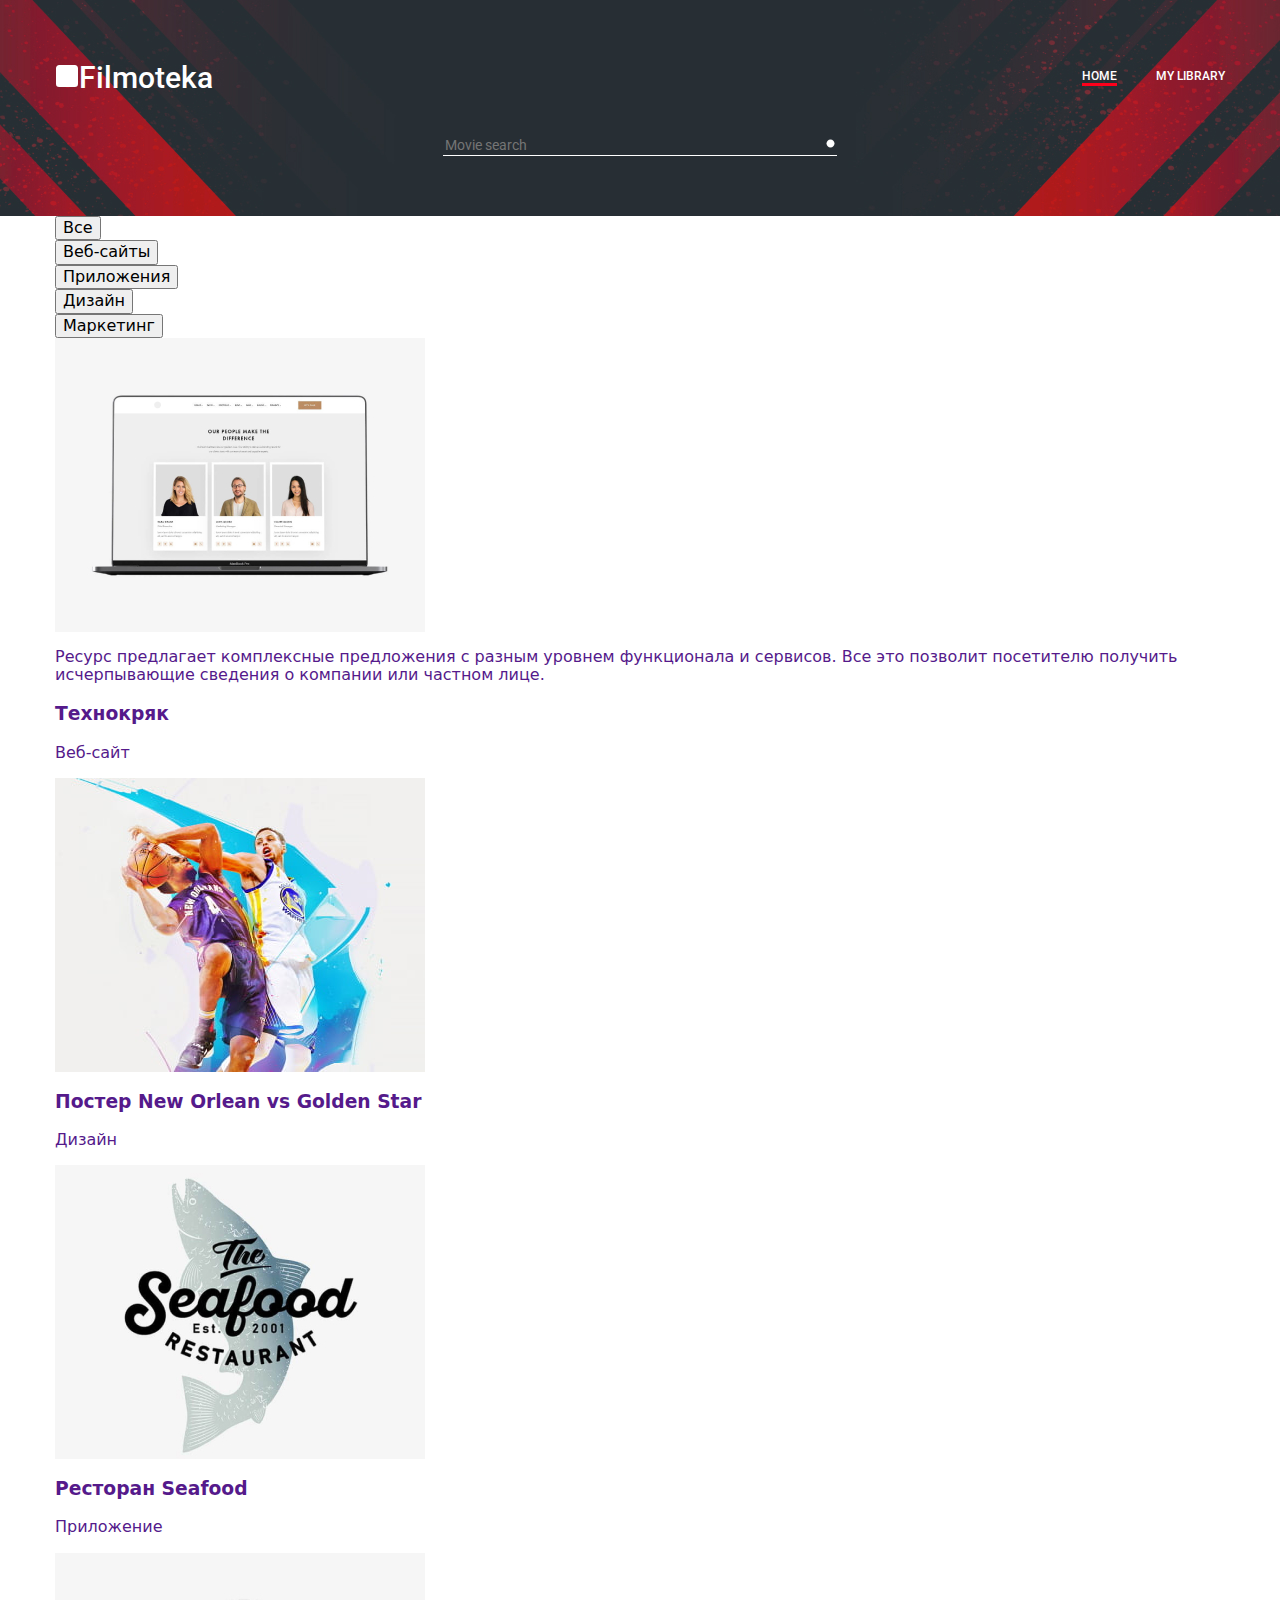
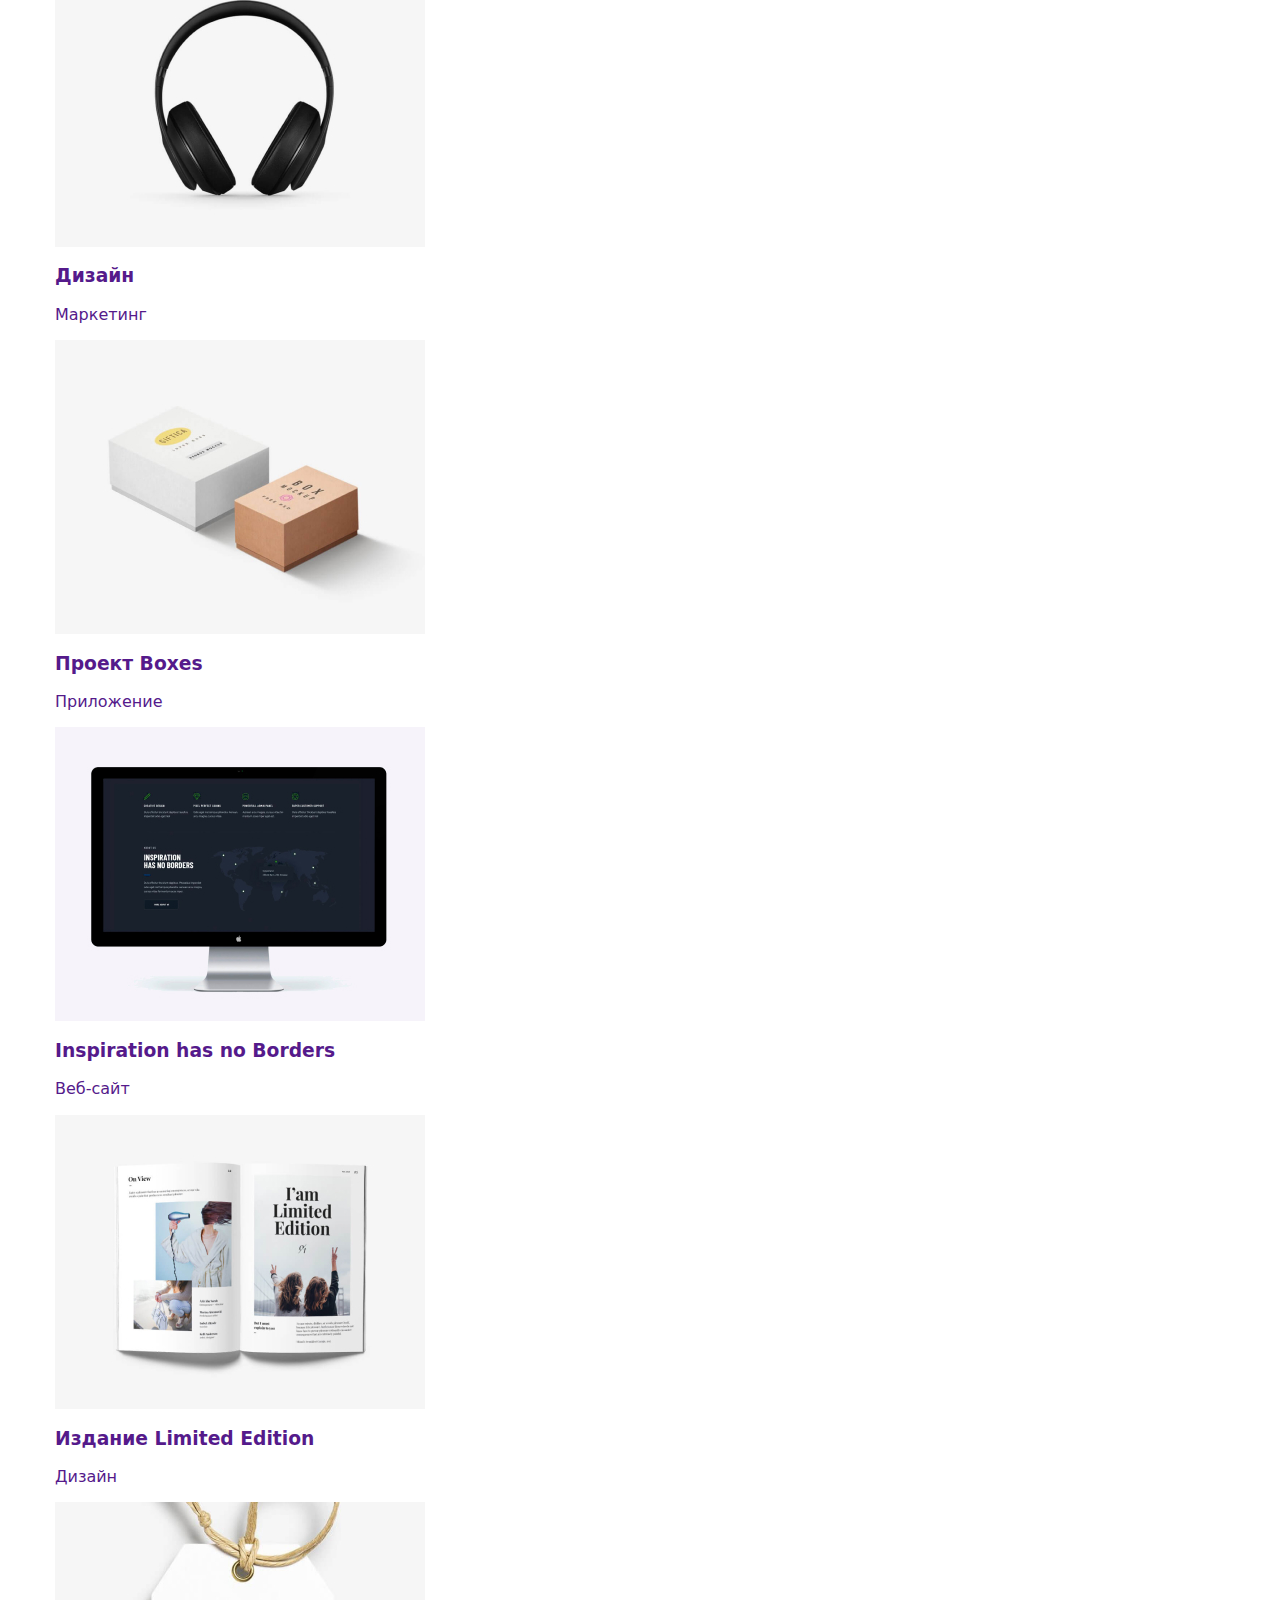
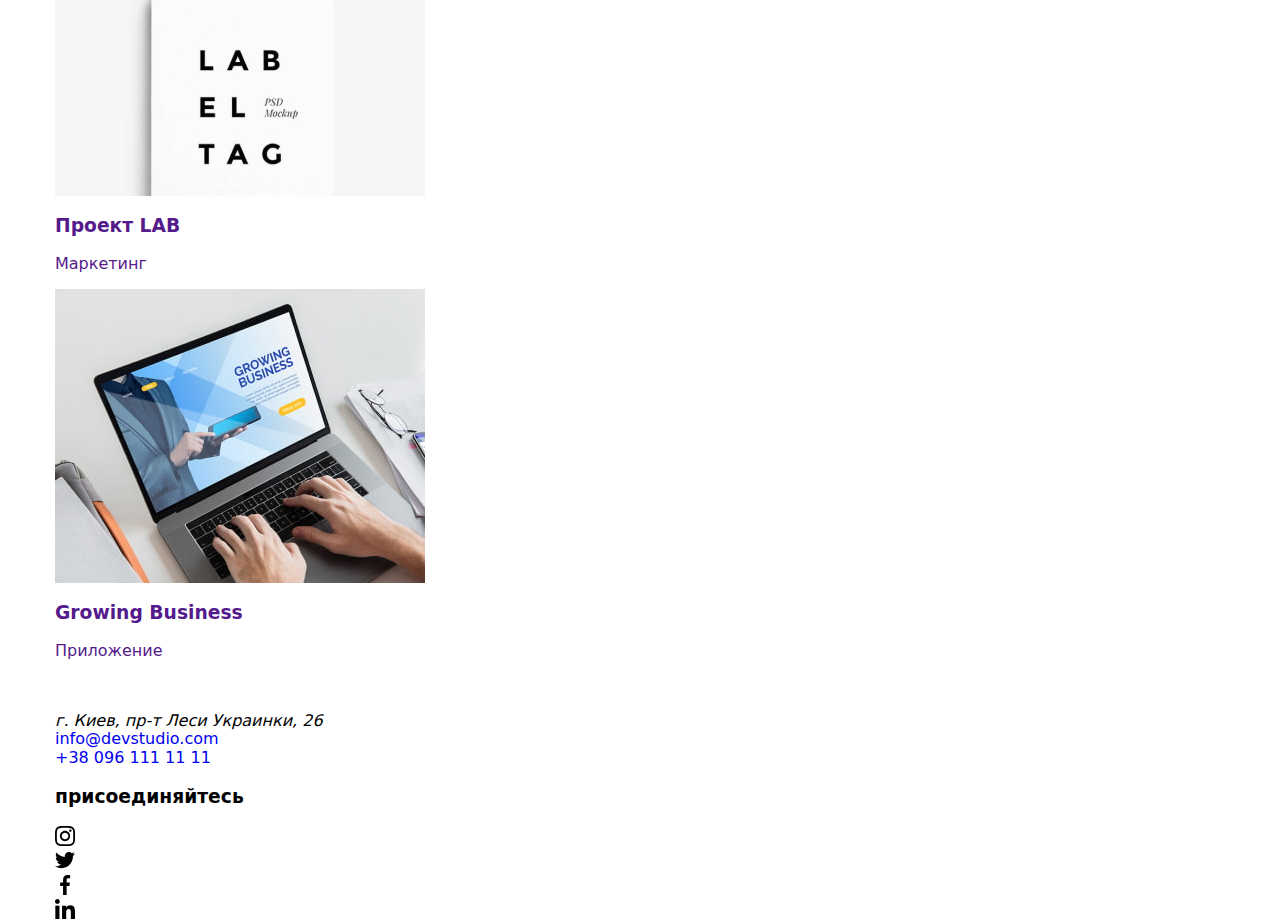
<file: contact.html>
<!DOCTYPE html>
<html lang="en">
  <head>
    <meta charset="UTF-8" />
    <meta http-equiv="X-UA-Compatible" content="IE=edge" />
    <meta name="viewport" content="width=device-width, initial-scale=1.0" />
    <title>Document</title>
    <!-- Основные шрифты -->
    <link rel="preconnect" href="https://fonts.googleapis.com" />
    <link rel="preconnect" href="https://fonts.gstatic.com" crossorigin />
    <link
      href="https://fonts.googleapis.com/css2?family=Raleway:wght@700&family=Roboto:wght@400;500;700;900&display=swap"
      rel="stylesheet"
    />

    <!-- Нормалзация стилей -->
    <link
      rel="stylesheet"
      href="https://cdn.jsdelivr.net/npm/modern-normalize@1.1.0/modern-normalize.min.css"
    />

    <!-- Стили -->
    <!-- <link rel="stylesheet" href="./css/styles.css" /> -->
    <link rel="stylesheet" href="./css/filmoteka.css" />
  </head>
  <body>
    <!--Шапка сайта-->
    <header class="header filmoteka__header">
      <div class="container header-container">
        <nav class="header-nav">
          <a class="logo link header-logo" href="/">
            <svg width="24" height="24">
              <use href="./images/film-logo.svg"></use></svg
            >Filmoteka
          </a>

          <ul class="nav-list list">
            <li class="nav-item">
              <a class="nav-link link current" href="./index.html">HOME</a>
            </li>

            <li class="nav-item">
              <a class="nav-link link" href="./contact.html">MY LIBRARY</a>
            </li>
          </ul>
        </nav>

        <form class="search-form" id="search-form">
          <input
            class="input"
            type="text"
            name="searchQuery"
            autocomplete="off"
            placeholder="Movie search"
          />
          <button type="submit" class="input__btn" width="30" height="30">
            <svg width="12" height="12" fill="white">
              <use href="./images/icomoon/symbol-defs.svg#icon-search-2"></use>
            </svg>
          </button>
        </form>
      </div>
    </header>

    <main>
      <section class="portfolio">
        <div class="portfolio-container container">
          <ul class="portfolio-nav list">
            <li class="portfolio-nav-item">
              <button class="portfolio-nav-btn" type="button">Все</button>
            </li>
            <li class="portfolio-nav-item">
              <button class="portfolio-nav-btn" type="button">Веб-сайты</button>
            </li>
            <li class="portfolio-nav-item">
              <button class="portfolio-nav-btn" type="button">Приложения</button>
            </li>
            <li class="portfolio-nav-item">
              <button class="portfolio-nav-btn" type="button">Дизайн</button>
            </li>
            <li class="portfolio-nav-item">
              <button class="portfolio-nav-btn" type="button">Маркетинг</button>
            </li>
          </ul>

          <!-- portfolio-list -->
          <ul class="portfolio-list list">
            <li class="portfolio-list-item">
              <a class="portfolio-link link" href="">
                <div class="portfolio-wrapper">
                  <img
                    src="./images/technoquack.jpg"
                    alt="изображение сайта"
                    width="370"
                    height="294"
                  />
                  <p class="portfolio-descr">
                    Ресурс предлагает комплексные предложения с разным уровнем функционала и
                    сервисов. Все это позволит посетителю получить исчерпывающие сведения о компании
                    или частном лице.
                  </p>
                </div>
                <div class="div-in-portfolio-list">
                  <h3 class="portfolio-subtitle">Технокряк</h3>
                  <p class="portfolio-text text">Веб-сайт</p>
                </div>
              </a>
            </li>
            <li class="portfolio-list-item">
              <a class="portfolio-link link" href="">
                <img
                  src="./images/new-orlean.jpg"
                  alt="фото баскетболистов"
                  width="370"
                  height="294"
                />
                <div class="div-in-portfolio-list">
                  <h3 class="portfolio-subtitle">Постер New Orlean vs Golden Star</h3>
                  <p class="portfolio-text text">Дизайн</p>
                </div>
              </a>
            </li>
            <li class="portfolio-list-item">
              <a class="portfolio-link link" href="">
                <img
                  src="./images/restaurant-seafood.jpg"
                  alt="фото логотипа"
                  width="370"
                  height="294"
                />
                <div class="div-in-portfolio-list">
                  <h3 class="portfolio-subtitle">Ресторан Seafood</h3>
                  <p class="portfolio-text text">Приложение</p>
                </div>
              </a>
            </li>
            <li class="portfolio-list-item">
              <a class="portfolio-link link" href="">
                <img
                  src="./images/project-prime.jpg"
                  alt="фото наушников"
                  width="370"
                  height="294"
                />
                <div class="div-in-portfolio-list">
                  <h3 class="portfolio-subtitle">Дизайн</h3>
                  <p class="portfolio-text text">Маркетинг</p>
                </div>
              </a>
            </li>
            <li class="portfolio-list-item">
              <a class="portfolio-link link" href="">
                <img src="./images/projeck-boxes.jpg" alt="фото боксов" width="370" height="294" />
                <div class="div-in-portfolio-list">
                  <h3 class="portfolio-subtitle">Проект Boxes</h3>
                  <p class="portfolio-text text">Приложение</p>
                </div>
              </a>
            </li>
            <li class="portfolio-list-item">
              <a class="portfolio-link link" href="">
                <img src="./images/inspiration.jpg" alt="фото сайта" width="370" height="294" />
                <div class="div-in-portfolio-list">
                  <h3 class="portfolio-subtitle">Inspiration has no Borders</h3>
                  <p class="portfolio-text text">Веб-сайт</p>
                </div>
              </a>
            </li>
            <li class="portfolio-list-item">
              <a class="portfolio-link link" href="">
                <img
                  src="./images/limited-edition.jpg"
                  alt="фото журнала"
                  width="370"
                  height="294"
                />
                <div class="div-in-portfolio-list">
                  <h3 class="portfolio-subtitle">Издание Limited Edition</h3>
                  <p class="portfolio-text text">Дизайн</p>
                </div>
              </a>
            </li>
            <li class="portfolio-list-item">
              <a class="portfolio-link link" href="">
                <img
                  src="./images/project-lab.jpg"
                  alt="изображение логотипа"
                  width="370"
                  height="294"
                />
                <div class="div-in-portfolio-list">
                  <h3 class="portfolio-subtitle">Проект LAB</h3>
                  <p class="portfolio-text text">Маркетинг</p>
                </div>
              </a>
            </li>
            <li class="portfolio-list-item">
              <a class="portfolio-link link" href="">
                <img
                  src="./images/growing-business.jpg"
                  alt="изображение приложения"
                  width="370"
                  height="294"
                />
                <div class="div-in-portfolio-list">
                  <h3 class="portfolio-subtitle">Growing Business</h3>
                  <p class="portfolio-text text">Приложение</p>
                </div>
              </a>
            </li>
          </ul>
        </div>
      </section>
    </main>

    <!--Футер-->
    <footer class="footer">
      <div class="footer-container container">
        <div>
          <a class="logo link footer-logo" href="/"
            >Web<span class="logo-secondary">Studio</span></a
          >

          <address class="address">г. Киев, пр-т Леси Украинки, 26</address>

          <ul class="footer-list list">
            <li class="footer-list-item">
              <a class="footer-link link" href="milto:info@devstudio.com">info@devstudio.com</a>
            </li>
            <li class="footer-list-item">
              <a class="footer-link link" href="tel:+380961111111">+38 096 111 11 11</a>
            </li>
          </ul>
        </div>

        <div class="social-media">
          <h3 class="social-media-subtitle subtitle">присоединяйтесь</h3>
          <ul class="social-media-list list">
            <li class="social-media-item">
              <a class="social-media-link" href="">
                <svg width="20" height="20">
                  <use href="./images/icons.svg#icon-instagram-1"></use>
                </svg>
              </a>
            </li>
            <li class="social-media-item">
              <a class="social-media-link" href="">
                <svg width="20" height="20">
                  <use href="./images/icons.svg#icon-twitter-1"></use>
                </svg>
              </a>
            </li>
            <li class="social-media-item">
              <a class="social-media-link" href="">
                <svg width="20" height="20">
                  <use href="./images/icons.svg#icon-facebook-1"></use>
                </svg>
              </a>
            </li>
            <li class="social-media-item">
              <a class="social-media-link" href="">
                <svg width="20" height="20">
                  <use href="./images/icons.svg#icon-linkedin-1"></use>
                </svg>
              </a>
            </li>
          </ul>
        </div>
      </div>
    </footer>

    <script src="./js/script1.js" type="module"></script>
    <script src="./js/script2.js" type="module"></script>
  </body>
</html>
</file>
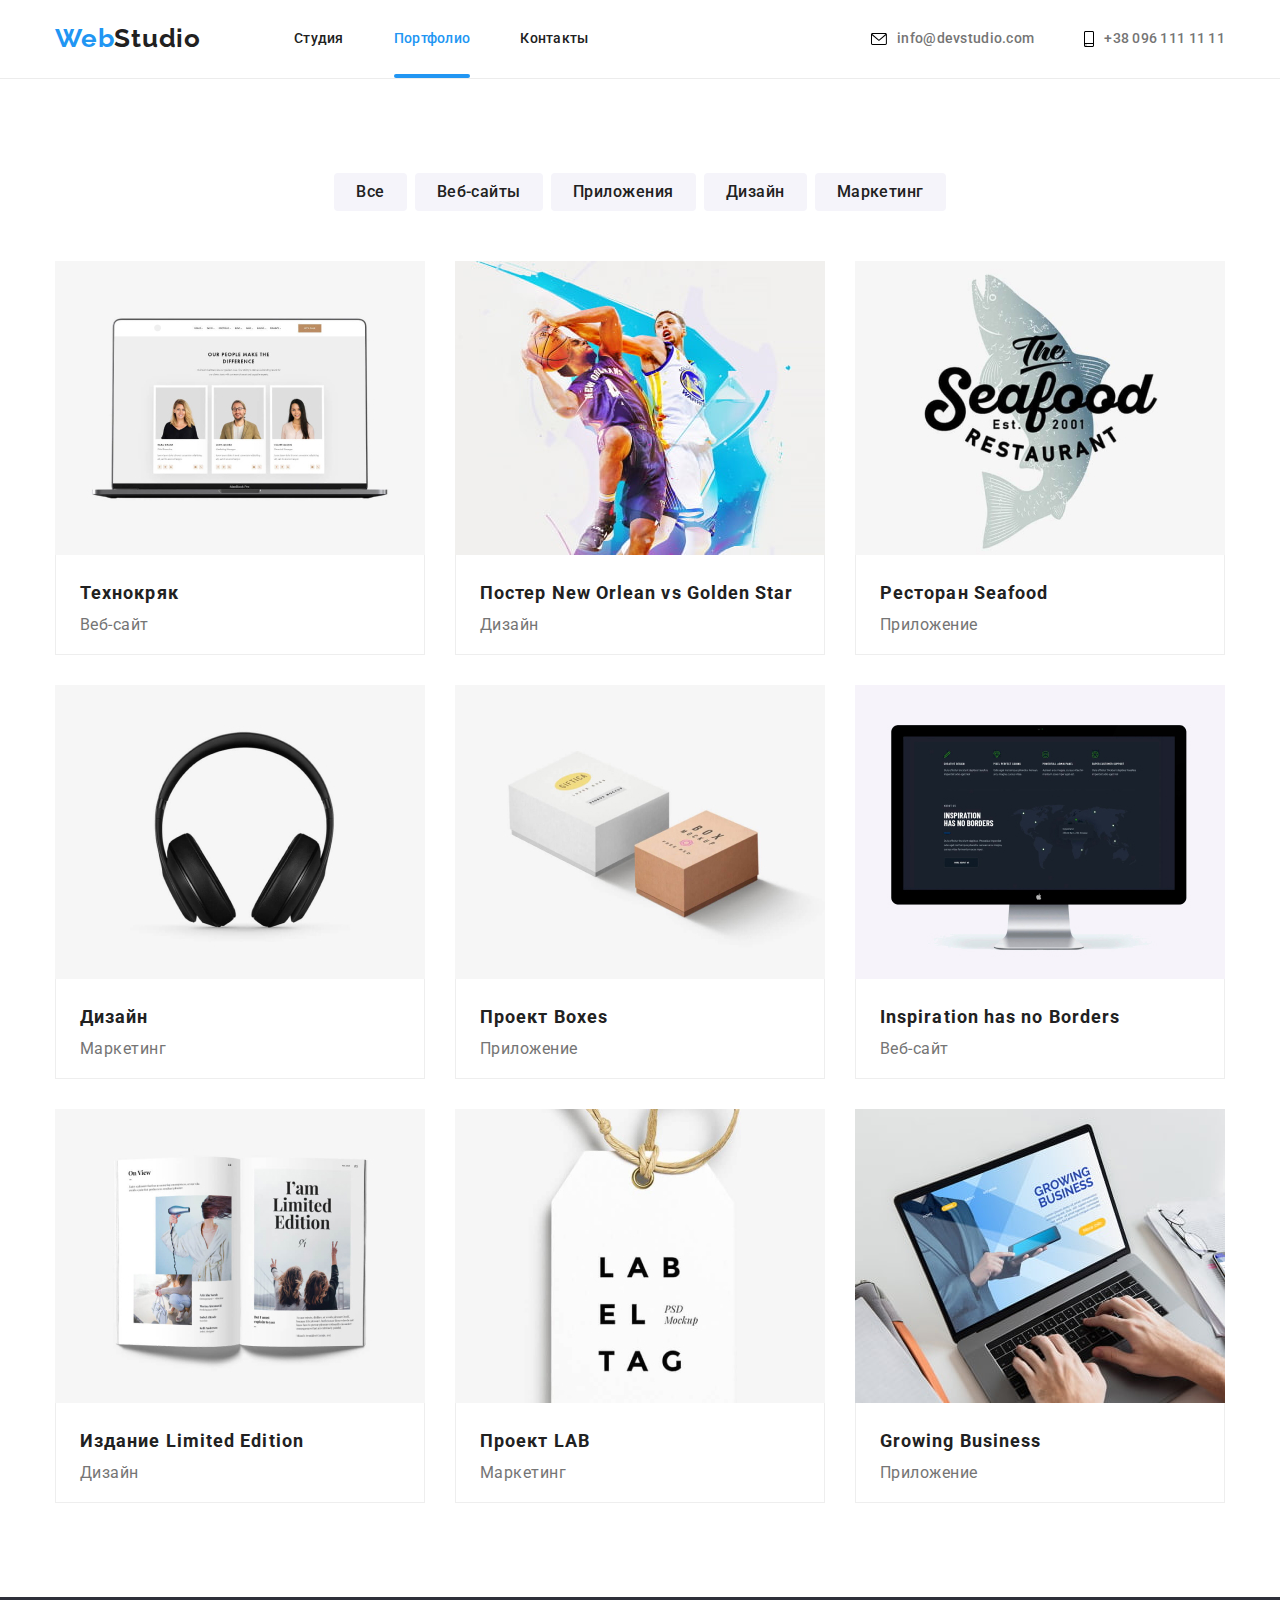
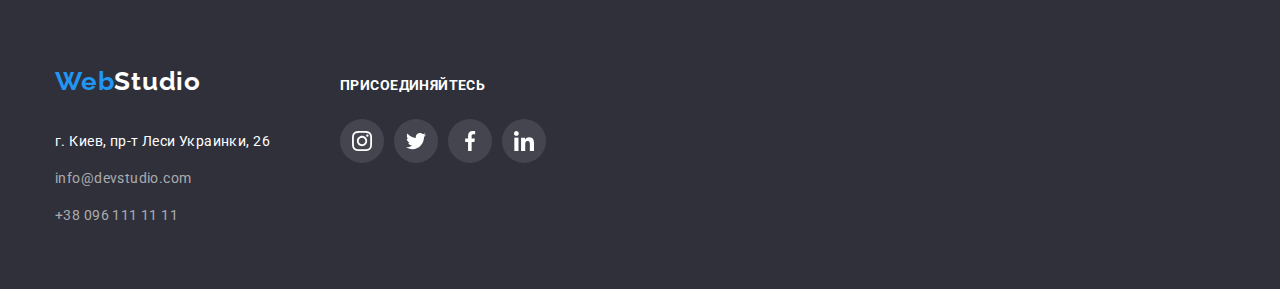
<file: portfolio.html>
<!DOCTYPE html>
<html lang="ru">
<head>
    <meta charset="UTF-8">
    <meta http-equiv="X-UA-Compatible" content="IE=edge">
    <meta name="viewport" content="width=device-width, initial-scale=1.0">
    <title>Document</title>

    <!-- Основные шрифты --> 
    <link rel="preconnect" href="https://fonts.googleapis.com">
    <link rel="preconnect" href="https://fonts.gstatic.com" crossorigin>
    <link href="https://fonts.googleapis.com/css2?family=Raleway:wght@700&family=Roboto:wght@400;500;700;900&display=swap"
        rel="stylesheet">
        
    <!-- Нормалзация стилей -->
    <link rel="stylesheet" href="https://cdn.jsdelivr.net/npm/modern-normalize@1.1.0/modern-normalize.min.css" />


    <!-- Стили -->
    <link rel="stylesheet" href="./css/styles.css">
</head>

<body>

    <!--Шапка сайта-->
    <header class="header">
        <div class="container header-container">
            <nav class="header-nav">
    
                <a class="logo link header-logo" href="/">Web<span class="logo-primery">Studio</span>
                </a>
    
                <ul class="nav-list list">
                    <li class="nav-item">
                        <a class="nav-link link" href="./index.html">Студия</a>
                    </li>
    
                    <li class="nav-item">
                        <a class="nav-link link current" href="./portfolio.html">Портфолио</a>
                    </li>
                    <li class="nav-item">
                        <a class="nav-link link" href="./contact.html">Контакты</a>
                    </li>
                </ul>
            </nav>
    
            <ul class="contact-list list">
                <li class="contact-list-item">
                    <a class="contact-mail link" href="milto:info@devstudio.com">
                        <svg class="contact-icon" width="16" height="12">
                            <use href="./images/icons.svg#icon-envelope">
                            </use>
                        </svg>info@devstudio.com
                    </a>
                </li>
                <li class="contact-list-item">
                    <a class="contact-phone link" href="tel:+380961111111">
                        <svg class="contact-icon" width="10" height="16">
                            <use href="./images/icons.svg#icon-smartphone"></use>
                        </svg> +38 096 111 11 11</a>
                </li>
            </ul>
        </div>
    </header>

    <main>
    <section class="portfolio">
        <div class="portfolio-container container">
        <ul class="portfolio-nav list">
            <li class="portfolio-nav-item">
                <button class="portfolio-nav-btn" type="button">Все</button>
            </li>
            <li class="portfolio-nav-item">
                <button class="portfolio-nav-btn" type="button">Веб-сайты</button>
            </li>
            <li class="portfolio-nav-item">
                <button class="portfolio-nav-btn" type="button">Приложения</button>
            </li>
            <li class="portfolio-nav-item">
                <button class="portfolio-nav-btn" type="button">Дизайн</button>
            </li>
            <li class="portfolio-nav-item">
                <button class="portfolio-nav-btn" type="button">Маркетинг</button>
            </li>
        </ul>

<!-- portfolio-list -->
        <ul class="portfolio-list list">
            <li class="portfolio-list-item">
                <a class="portfolio-link link" href="">
                    <div class="portfolio-wrapper">
                        <img src="./images/technoquack.jpg" alt="изображение сайта" width="370" height="294">
                        <p class="portfolio-descr">Ресурс предлагает комплексные предложения с разным уровнем функционала и сервисов. Все это позволит посетителю получить
                        исчерпывающие сведения о компании или частном лице.</p>
                    </div>
                    <div class="div-in-portfolio-list">
                        <h3 class="portfolio-subtitle">Технокряк</h3>
                        <p class="portfolio-text text">Веб-сайт</p>
                   
                    </div>
                </a>
                

            
            </li>
            <li class="portfolio-list-item">
                <a class="portfolio-link link" href="">
                    <img src="./images/new-orlean.jpg" alt="фото баскетболистов" width="370" height="294">
                    <div class="div-in-portfolio-list">
                        <h3 class="portfolio-subtitle">Постер New Orlean vs Golden Star</h3>
                        <p class="portfolio-text text">Дизайн</p>
                    </div>
                </a>
            </li>
            <li class="portfolio-list-item">
                <a class="portfolio-link link" href="">
                    <img src="./images/restaurant-seafood.jpg" alt="фото логотипа" width="370" height="294">
                    <div class="div-in-portfolio-list">
                        <h3 class="portfolio-subtitle">Ресторан Seafood</h3>
                        <p class="portfolio-text text">Приложение</p>
                    </div>
                </a>
            </li>
            <li class="portfolio-list-item">
                <a class="portfolio-link link" href="">
                    <img src="./images/project-prime.jpg" alt="фото наушников" width="370" height="294">
                    <div class="div-in-portfolio-list">
                        <h3 class="portfolio-subtitle">Дизайн</h3>
                        <p class="portfolio-text text">Маркетинг</p>
                    </div>
                </a>
            </li>
            <li class="portfolio-list-item">
                <a class="portfolio-link link" href="">
                    <img src="./images/projeck-boxes.jpg" alt="фото боксов" width="370" height="294">
                    <div class="div-in-portfolio-list">
                        <h3 class="portfolio-subtitle">Проект Boxes</h3>
                        <p class="portfolio-text text">Приложение</p>
                    </div>
                </a>
            </li>
            <li class="portfolio-list-item">
                <a class="portfolio-link link" href="">
                    <img src="./images/inspiration.jpg" alt="фото сайта" width="370" height="294">
                    <div class="div-in-portfolio-list">
                        <h3 class="portfolio-subtitle">Inspiration has no Borders</h3>
                        <p class="portfolio-text text">Веб-сайт</p>
                    </div>
                </a>
            </li>
            <li class="portfolio-list-item">
                <a class="portfolio-link link" href="">
                    <img src="./images/limited-edition.jpg" alt="фото журнала" width="370" height="294">
                    <div class="div-in-portfolio-list">
                        <h3 class="portfolio-subtitle">Издание Limited Edition</h3>
                        <p class="portfolio-text text">Дизайн</p>
                    </div>
                </a>
            </li>
            <li class="portfolio-list-item">
                <a class="portfolio-link link" href="">
                    <img src="./images/project-lab.jpg" alt="изображение логотипа" width="370" height="294">
                    <div class="div-in-portfolio-list">
                        <h3 class="portfolio-subtitle">Проект LAB</h3>
                        <p class="portfolio-text text">Маркетинг</p>
                    </div>
                </a>
            </li>
            <li class="portfolio-list-item">
                <a class="portfolio-link link" href="">
                    <img src="./images/growing-business.jpg" alt="изображение приложения" width="370" height="294">
                    <div class="div-in-portfolio-list">
                        <h3 class="portfolio-subtitle">Growing Business</h3>
                        <p class="portfolio-text text">Приложение</p>
                    </div>
                </a>
            </li>
        </ul>
        </div>
    </section>
    </main>

<!--Футер-->
<footer class="footer">
    <div class="footer-container container">
        <div>
            <a class="logo link footer-logo" href="/">Web<span class="logo-secondary">Studio</span></a>

            <address class="address">
                г. Киев, пр-т Леси Украинки, 26
            </address>

            <ul class="footer-list list">
                <li class="footer-list-item">
                    <a class="footer-link link" href="milto:info@devstudio.com">info@devstudio.com</a>
                </li>
                <li class="footer-list-item">
                    <a class="footer-link link" href="tel:+380961111111">+38 096 111 11 11</a>
                </li>
            </ul>
        </div>

        <div class="social-media">
            <h3 class="social-media-subtitle subtitle">присоединяйтесь</h3>
            <ul class="social-media-list list">
                <li class="social-media-item">
                    <a class="social-media-link" href="">
                        <svg width="20" height="20">
                            <use href="./images/icons.svg#icon-instagram-1"></use>
                        </svg>
                    </a>
                </li>
                <li class="social-media-item">
                    <a class="social-media-link" href="">
                        <svg width="20" height="20">
                            <use href="./images/icons.svg#icon-twitter-1"></use>
                        </svg>
                    </a>
                </li>
                <li class="social-media-item">
                    <a class="social-media-link" href="">
                        <svg width="20" height="20">
                            <use href="./images/icons.svg#icon-facebook-1"></use>
                        </svg>
                    </a>
                </li>
                <li class="social-media-item">
                    <a class="social-media-link" href="">
                        <svg width="20" height="20">
                            <use href="./images/icons.svg#icon-linkedin-1"></use>
                        </svg>
                    </a>
                </li>
            </ul>
        </div>
    </div>

</footer>


</body>

</html>
</file>
<file: css/styles.css>
/* 
#2196F3;++++

#212121; ++++ 

#757575; +++++ 

#FFFFFF; header ++++

#2F303A; footer

#F5F4FA;

#E5E5E5;
беграунд мейна */

:root {
  /* Цвета */
  --primary-text-color: #757575;
  --primery-title-color: #212121;
  --accent-color: #2196f3;
  --header-bg-color: #ffffff;
  --footer-bg-color: #2f303a;

  /* Основные шрифты */
  --main-font: Roboto;
}

body {
  font-family: var(--main-font);
  font-size: 14px;
  line-height: 2;
  letter-spacing: 0.03em;

  color: var(--primary-txt);
}

h1,
h2,
h3,
h4,
h5,
h6,
p {
  margin-top: 0;
  margin-bottom: 0;
}

img {
  display: block;
  max-width: 100%;
  height: auto;
}


.title {
  font-weight: 700;
  font-size: 36px;
  line-height: 1.17;
  text-align: center;
  letter-spacing: 0.03em;
  color: var(--primery-title-color);
}

.subtitle {
  font-size: 14px;
  line-height: 2;
  letter-spacing: 0.03em;
  text-transform: uppercase;

  color: var(--primery-title-color);
}

.text {
  font-size: 16px;
  line-height: 1.2;
  text-align: center;
  letter-spacing: 0.03em;
  color: var(--primary-text-color);
}

.list {
  padding: 0;
  margin: 0;
  list-style: none;
}

.link {
  text-decoration: none;
}

.section {
  padding-top: 94px;
  padding-bottom: 94px;
}

.container {
  width: 1200px;
  padding-left: 15px;
  padding-right: 15px;
  margin-left: auto;
  margin-right: auto;
}

/* Header */

.header {
  border-bottom: 1px solid #ececec;

  background-color: var(--header-bg-color);
}

.header-container {
  display: flex;
  align-items: center;
}

.header-nav {
  display: flex;
  align-items: center;
}

.header-logo {
  margin-right: 93px;
}

a.logo {
  font-family: Raleway;
  font-weight: 700;
  font-size: 26px;
  line-height: 1.9;
  letter-spacing: 0.03em;
  color: var(--accent-color);
}

.logo-primery {
  color: var(--primery-title-color);
}

.nav-list {
  display: flex;
}

.nav-list .nav-item:not(:last-child) {
  margin-right: 50px;
}




.nav-link {
  position: relative;
  display: block;
  padding-top: 31px;
  padding-bottom: 31px;

  font-weight: 500;
  font-size: 14px;
  line-height: 1.14;
  letter-spacing: 0.02em;

  color: var(--primery-title-color);

  transition: color 250ms cubic-bezier(0.4, 0, 0.2, 1);
}

.nav-link:hover,
.nav-link:focus {
  color: var(--accent-color);
}



.nav-link.current {
  color: var(--accent-color);
}

.nav-link.current::after,
.nav-link:hover::after {
  position: absolute;
  content: '';

  width: 100%;
  height: 4px;
  display: block;

  left: 0%;
  bottom: 0%;
  border-radius: 2px;
  background-color: var(--accent-color)
}


.contact-list {
  display: flex;
  margin-left: auto;
}

.contact-list-item:not(:last-child) {
  margin-right: 50px;
}

.contact-mail {
  display: flex;
  align-items: center;
  padding-top: 31px;
  padding-bottom: 31px;
  font-weight: 500;
  font-size: 14px;
  line-height: 1.14;
  letter-spacing: 0.02em;

  color: var(--primary-text-color);
  transition: color 250ms cubic-bezier(0.4, 0, 0.2, 1),
    fill 250ms cubic-bezier(0.4, 0, 0.2, 1);
}

.contact-mail:hover,
.contact-mail:focus {
  fill: #2196f3;
  color: var(--accent-color);
}

.contact-phone {
  display: flex;
  align-items: center;
  padding-top: 31px;
  padding-bottom: 31px;
  font-weight: 500;
  font-size: 14px;
  line-height: 1.14;
  letter-spacing: 0.02em;

  color: var(--primary-text-color);
  transition: color 250ms cubic-bezier(0.4, 0, 0.2, 1),
    fill 250ms cubic-bezier(0.4, 0, 0.2, 1);
}

.contact-phone:hover,
.contact-phone:focus {
  fill: var(--accent-color);
  color: var(--accent-color);
}

.contact-icon {
  margin-right: 10px;
}

/* Hero */

.hero {
  padding-top: 200px;
  padding-bottom: 200px;
  text-align: center;

  max-width: 1600px;
  /* height: 600px; */
  margin-left: auto;
  margin-right: auto;

  background-color: #c4c4c4;
  background-image: linear-gradient(rgba(47, 48, 58, 0.4),
      rgba(47, 48, 58, 0.4)),
    url(../images/hero.jpg);
  background-repeat: no-repeat;
  background-position: center;
  background-size: cover;
}

.hero-title {
  margin: 0 auto;
  width: 696px;
  margin-bottom: 30px;

  font-weight: 900;
  font-size: 44px;
  line-height: 1.36;
  text-align: center;
  letter-spacing: 0.06em;
  text-transform: uppercase;

  color: var(--header-bg-color);
}

.hero-btn {
  display: inline-block;
  border-radius: 4px;
  padding: 8px 30px;

  font-family: inherit;
  font-weight: 700;
  font-size: 16px;
  line-height: 1.88;
  align-items: center;
  text-align: center;
  letter-spacing: 0.06em;
  color: var(--header-bg-color);

  background-color: transparent;
  cursor: pointer;
}

.hero-btn {
  background-color: var(--accent-color);
}

/* Особенности */

.feature {
  padding-bottom: 0;
}

.feature-list {
  display: flex;
}

.feature-background {
  margin-bottom: 30px;

  display: flex;
  justify-content: center;
  align-items: center;
  height: 120px;

  background-color: #f5f4fa;
}

.feature-item {
  width: 270px;
}

.feature-item:not(:last-child) {
  margin-right: 30px;
}

.feature-text {
  margin-top: 10px;
  text-align: left;
}

/* Чем занимаемся */
.about-title {
  margin-bottom: 50px;
}

.about-list {
  display: flex;
}

.about-item {
  position: relative;
}

.about-item:not(:last-child) {
  margin-right: 30px;
}

.activity-title-bg {
  position: absolute;

  display: flex;
  justify-content: center;


  width: 100%;
  height: 70px;

  left: 0%;
  bottom: 0%;
  background-color: rgba(47, 48, 58, 0.8);
}

.activity-title {

  display: flex;
  justify-content: center;
  align-items: center;


  color: var(--header-bg-color);
}

/* Team */
.team {
  background-color: #f5f4fa;
}

.team-title {
  margin-bottom: 50px;
}

.team-list {
  display: flex;
}

.team-list-item {
  box-shadow: 0px 1px 3px rgba(0, 0, 0, 0.12), 0px 1px 1px rgba(0, 0, 0, 0.14),
    0px 2px 1px rgba(0, 0, 0, 0.2);
  background-color: var(--header-bg-color);
  border-radius: 0px 0px 4px 4px;


}

.team-list-item:not(:last-child) {
  margin-right: 30px;
}

.team-div {
  padding-top: 30px;
  padding-bottom: 30px;
}

.team-subtitle {
  margin-bottom: 10px;

  font-weight: 500;
  font-size: 16px;
  line-height: 1.2;
  text-align: center;
  letter-spacing: 0.03em;

  color: var(--primery-title-color);
}

.social-list {
  display: flex;
  justify-content: center;
  align-items: center;

  margin-top: 16px;
}

.social-list-item:not(:last-child) {
  margin-right: 10px;
}

.social-link {
  display: flex;
  align-items: center;
  justify-content: center;

  width: 44px;
  height: 44px;
  border-radius: 50%;

  fill: #afb1b8;

  transition: fill 250ms cubic-bezier(0.4, 0, 0.2, 1),
    background-color 250ms cubic-bezier(0.4, 0, 0.2, 1);
}

.social-link:hover,
.social-link:focus {
  fill: #ffffff;
  background-color: var(--accent-color);
}

/* Client */

.client-list {
  margin-top: 50px;
  display: flex;
  justify-content: center;
}

.client-item {
  width: 170px;
  height: 92px;
}

.client-item:not(:last-child) {
  margin-right: 30px;
}

.client-link {
  display: flex;
  justify-content: center;
  align-items: center;
  width: 100%;
  height: 100%;

  border: 1px solid #afb1b8;
  fill: #afb1b8;
  border-radius: 4px;

  transition: fill 250ms cubic-bezier(0.4, 0, 0.2, 1),
    border 250ms cubic-bezier(0.4, 0, 0.2, 1);
}

.client-link:hover,
.client-link:focus {
  fill: #2196f3;
  border-color: #2196f3;
}

/* Footer */
.footer {
  padding-top: 60px;
  padding-bottom: 60px;

  background-color: var(--footer-bg-color);
}

.footer-container {
  display: flex;
  align-items: baseline;
}

a.logo {
  font-family: Raleway;
  font-weight: 700;
  font-size: 26px;
  line-height: 1.9;
  letter-spacing: 0.03em;
  color: var(--accent-color);
}

.logo-secondary {
  color: var(--header-bg-color);
}

.footer-logo {
  display: block;
  margin-bottom: 20px;
}

.address {
  margin-bottom: 9px;

  font-style: normal;
  font-size: 14px;
  line-height: 2;
  letter-spacing: 0.03em;

  color: var(--header-bg-color);
}

.footer-list-item:not(:last-child) {
  margin-bottom: 9px;
}

.footer-link {
  font-size: 14px;
  line-height: 2;
  letter-spacing: 0.03em;
  color: rgba(255, 255, 255, 0.6);
}

.social-media {
  margin-left: 70px;
}

.social-media-subtitle {
  color: var(--header-bg-color);
}

.social-media-list {
  margin-top: 20px;
  display: flex;
}

.social-media-item:not(:last-child) {
  margin-right: 10px;
}

.social-media-link {
  display: flex;
  justify-content: center;
  align-items: center;

  padding: 0;
  width: 44px;
  height: 44px;
  border-radius: 50%;

  fill: var(--header-bg-color);
  background-color: rgba(255, 255, 255, 0.1);

  transition: background-color 250ms cubic-bezier(0.4, 0, 0.2, 1);
}

.social-media-link:hover,
.social-media-link:focus {
  background-color: var(--accent-color);
}

/* Portfolio */
.portfolio {
  padding-top: 94px;
  padding-bottom: 94px;
}

/* .portfolio-container {
} */
.portfolio-nav {
  justify-content: center;
  display: flex;
  margin-bottom: 50px;
}

.portfolio-nav-item:not(:last-child) {
  margin-right: 8px;
}

.portfolio-nav-btn {
  padding: 6px 22px;
  border-radius: 4px;
  border: 0;

  font-family: inherit;
  font-weight: 500;
  font-size: 16px;
  line-height: 1.6;
  text-align: center;
  letter-spacing: 0.03em;

  color: var(--primery-title-color);
  background-color: #f5f4fa;

  transition: color 250ms cubic-bezier(0.4, 0, 0.2, 1),
    background-color 250ms cubic-bezier(0.4, 0, 0.2, 1),
    box-shadow 250ms cubic-bezier(0.4, 0, 0.2, 1);

  cursor: pointer;
}

.portfolio-nav-btn:hover,
.portfolio-nav-btn:focus {
  color: var(--header-bg-color);
  background-color: var(--accent-color);
  box-shadow: 0px 3px 1px rgba(0, 0, 0, 0.1), 0px 1px 2px rgba(0, 0, 0, 0.08),
    0px 2px 2px rgba(0, 0, 0, 0.12);
}

.portfolio-list {
  display: flex;
  flex-wrap: wrap;
}

.portfolio-list-item {
  width: 370px;
  margin-right: 30px;
  margin-bottom: 30px;
}

.portfolio-list-item:nth-child(3n) {
  margin-right: 0;
}

.portfolio-list-item:nth-last-child(-n + 3) {
  margin-bottom: 0;
}

.portfolio-link {
  position: relative;
  display: block;
}



.portfolio-link:hover,
.portfolio-link:focus {
  box-shadow: 0px 1px 1px rgba(0, 0, 0, 0.12), 0px 4px 4px rgba(0, 0, 0, 0.06),
    1px 4px 6px rgba(0, 0, 0, 0.16);
  cursor: pointer;
}

.div-in-portfolio-list {
  padding: 20px 24px;

  border-left: 1px solid #eee;
  border-right: 1px solid #eee;
  border-bottom: 1px solid #eee;
}

.portfolio-subtitle {
  font-weight: 700;
  font-size: 18px;
  line-height: 2;
  letter-spacing: 0.06em;

  color: var(--primery-title-color);
}

.portfolio-text {
  margin-top: 4px;
  text-align: left;
}

.portfolio-wrapper {
  position: relative;
  overflow: hidden;
}

.portfolio-descr {
  display: flex;
  justify-content: center;
  align-items: center;
  padding: 63px 24px;
  width: 100%;
  height: 100%;
  position: absolute;
  bottom: 0;
  left: 0;

  color: var(--header-bg-color);
  background-color: rgba(33, 150, 243, 0.9);

  transform: translateY(100%);
  transition: transform 250ms cubic-bezier(0.4, 0, 0.2, 1);
}

.portfolio-link:hover .portfolio-descr {
  transform: translateY(0);

}


/* Модельное окно */




.backdrop {
  position: fixed;
  width: 100vw;
  height: 100vh;
  top: 0;
  left: 50%;
  transform: translateX(-50%);

  background-color: rgba(0, 0, 0, 0.2);
  opacity: 1;
  visibility: visible;
  pointer-events: all;

  transition: opacity 250ms cubic-bezier(0.4, 0, 0.2, 1),
    visibility 250ms cubic-bezier(0.4, 0, 0.2, 1);


}

.backdrop.is-hidden {
  opacity: 0;
  visibility: hidden;
  pointer-events: none;
}

.modal-wrapper {
  position: absolute;
  top: 50%;
  left: 50%;

  transform: translate(-50%, -50%);

  width: 528px;
  height: 581px;

  box-shadow: 0px 1px 3px rgba(0, 0, 0, 0.12),
    0px 1px 1px rgba(0, 0, 0, 0.14),
    0px 2px 1px rgba(0, 0, 0, 0.2);
  border-radius: 4px;

  background-color: var(--header-bg-color);
}

.modal-btn {
  display: block;
  position: absolute;
  top: 8px;
  right: 8px;

  width: 30px;
  height: 30px;

  border-radius: 50%;
  border: 1px solid rgba(0, 0, 0, 0.1);
  background-color: #ffffff;
  fill: #212121;
}
</file>
<file: css/filmoteka.css>
img {
    display: block;
    max-width: 100%;
    height: auto;
}


.list {
    padding: 0;
    margin: 0;
    list-style: none;
}

.link {
    text-decoration: none;
}


.container {
    width: 1200px;
    padding-left: 15px;
    padding-right: 15px;
    margin-left: auto;
    margin-right: auto;
}

/* Header */

.header {
display: flex;
align-items: center;
}

.header-nav {
    display: flex;
    align-items: center;
}


a.logo {
    font-family: Roboto;
        font-size: 30px;
        font-weight: 500;
        line-height: 35px;
        letter-spacing: 0em;
        text-align: center;

        color: rgba(255, 255, 255, 1);
}

.nav-list {
    display: flex;
    margin-left: auto;
}

.nav-list .nav-item:not(:last-child) {
    margin-right: 39px;
}

.nav-link {
    position: relative;
    display: block;
    padding-bottom: 3px;

    font-family: 'Roboto';
    font-weight: 500;
    font-size: 12px;
    line-height: 14px;

    color:rgba(255, 255, 255, 1);
    transition: color 250ms cubic-bezier(0.4, 0, 0.2, 1);
}

.nav-link:hover,
.nav-link:focus {
    color:#FF6B08;
}

.nav-link.current::after,
.nav-link:hover::after {
    position: absolute;
    content: '';

    width: 100%;
    height: 3px;
    display: block;

    left: 0%;
    bottom: 0%;
    background-color:#FF001B;
} 

.search-form{
    margin-top: 41px;
    margin-left: auto;
    margin-right: auto;
    width: 394px;
    display: flex;
    justify-content: space-between;
    border-bottom: 0.5px solid rgba(255, 255, 255, 1);
}
.input{
border: none;

font-family: 'Roboto';
font-style: normal;
font-weight: 400;
font-size: 14px;
line-height: 16px;

background-color: transparent;
color: #ffffff;
}

.input:focus {
    border: medium none;
    border: none;
    background-color: transparent;
}

.input__btn{
    padding: 0;
    border: none;
    background: transparent;
}

.filmoteka__header {
    width: auto;
    height: 216px;
    background-size: cover;
    background-image:
        url(../images/hero-filmotela.jpg);
}
</file>
